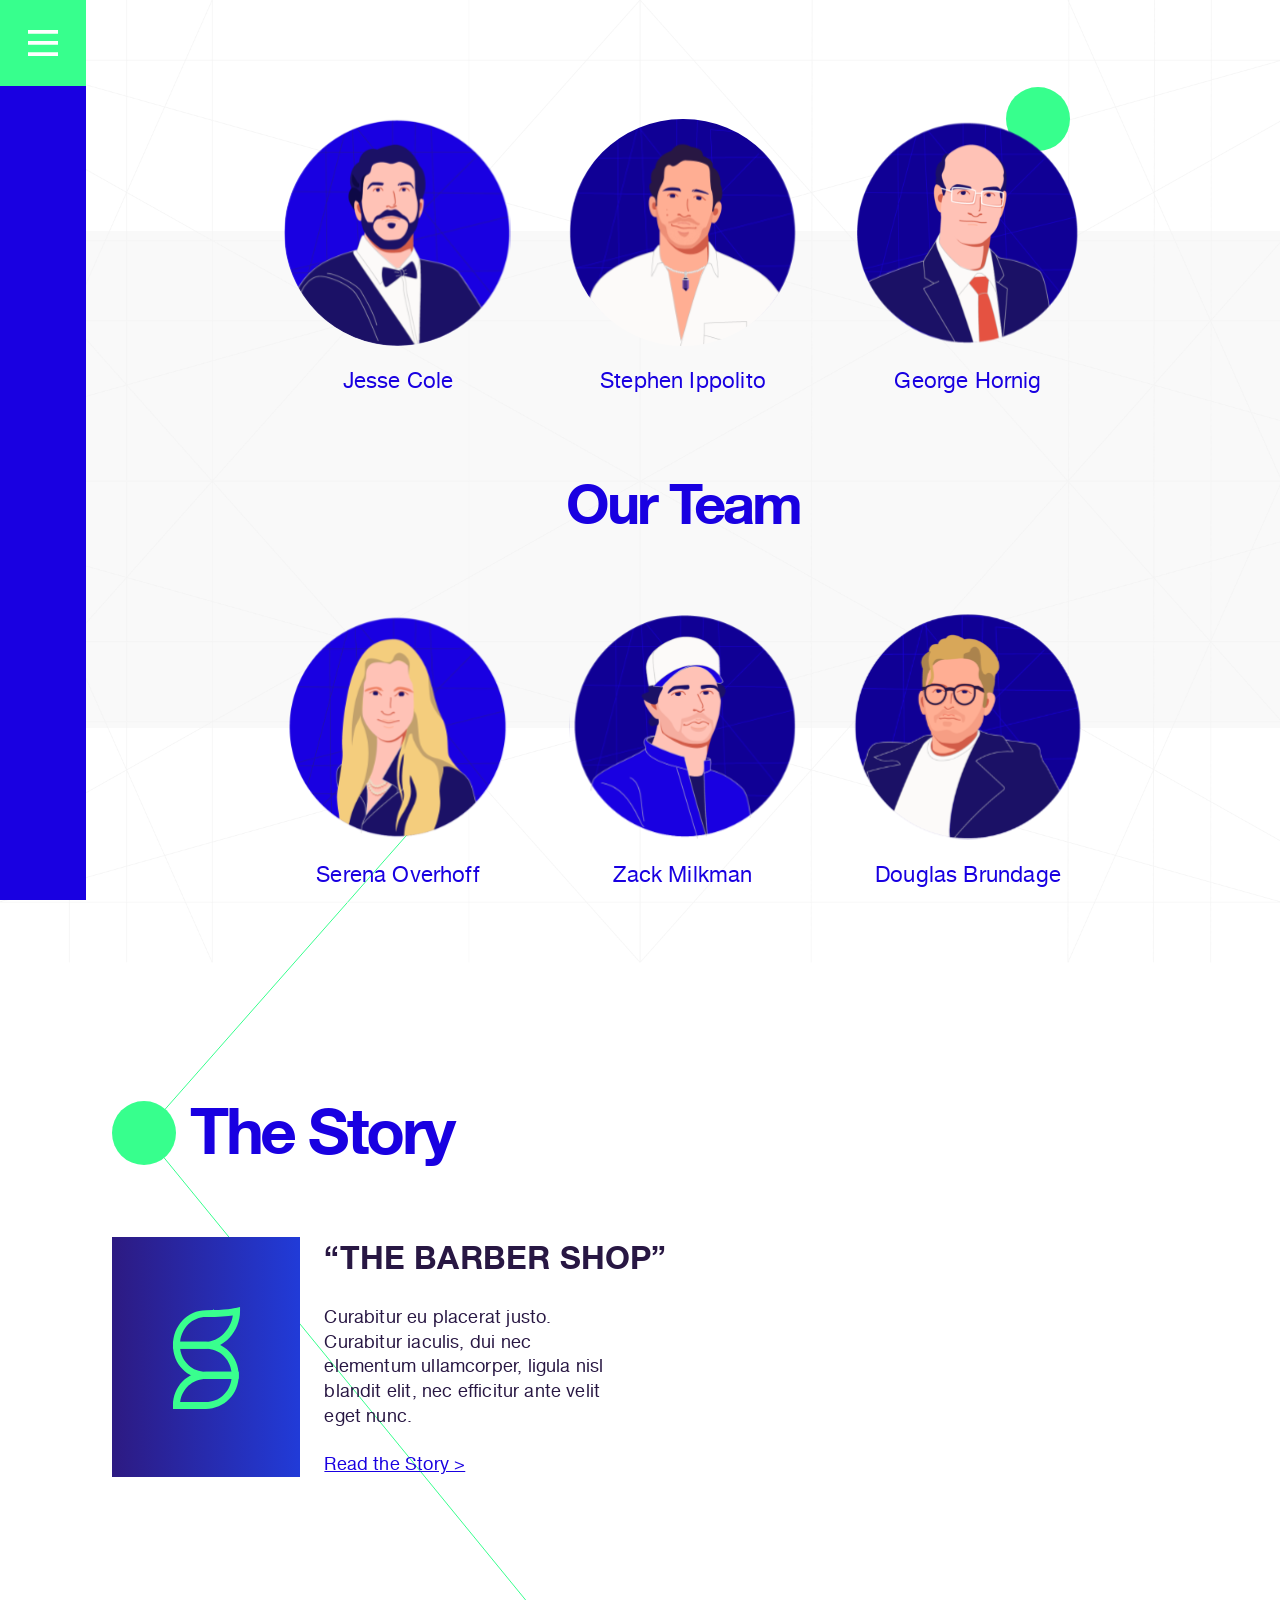
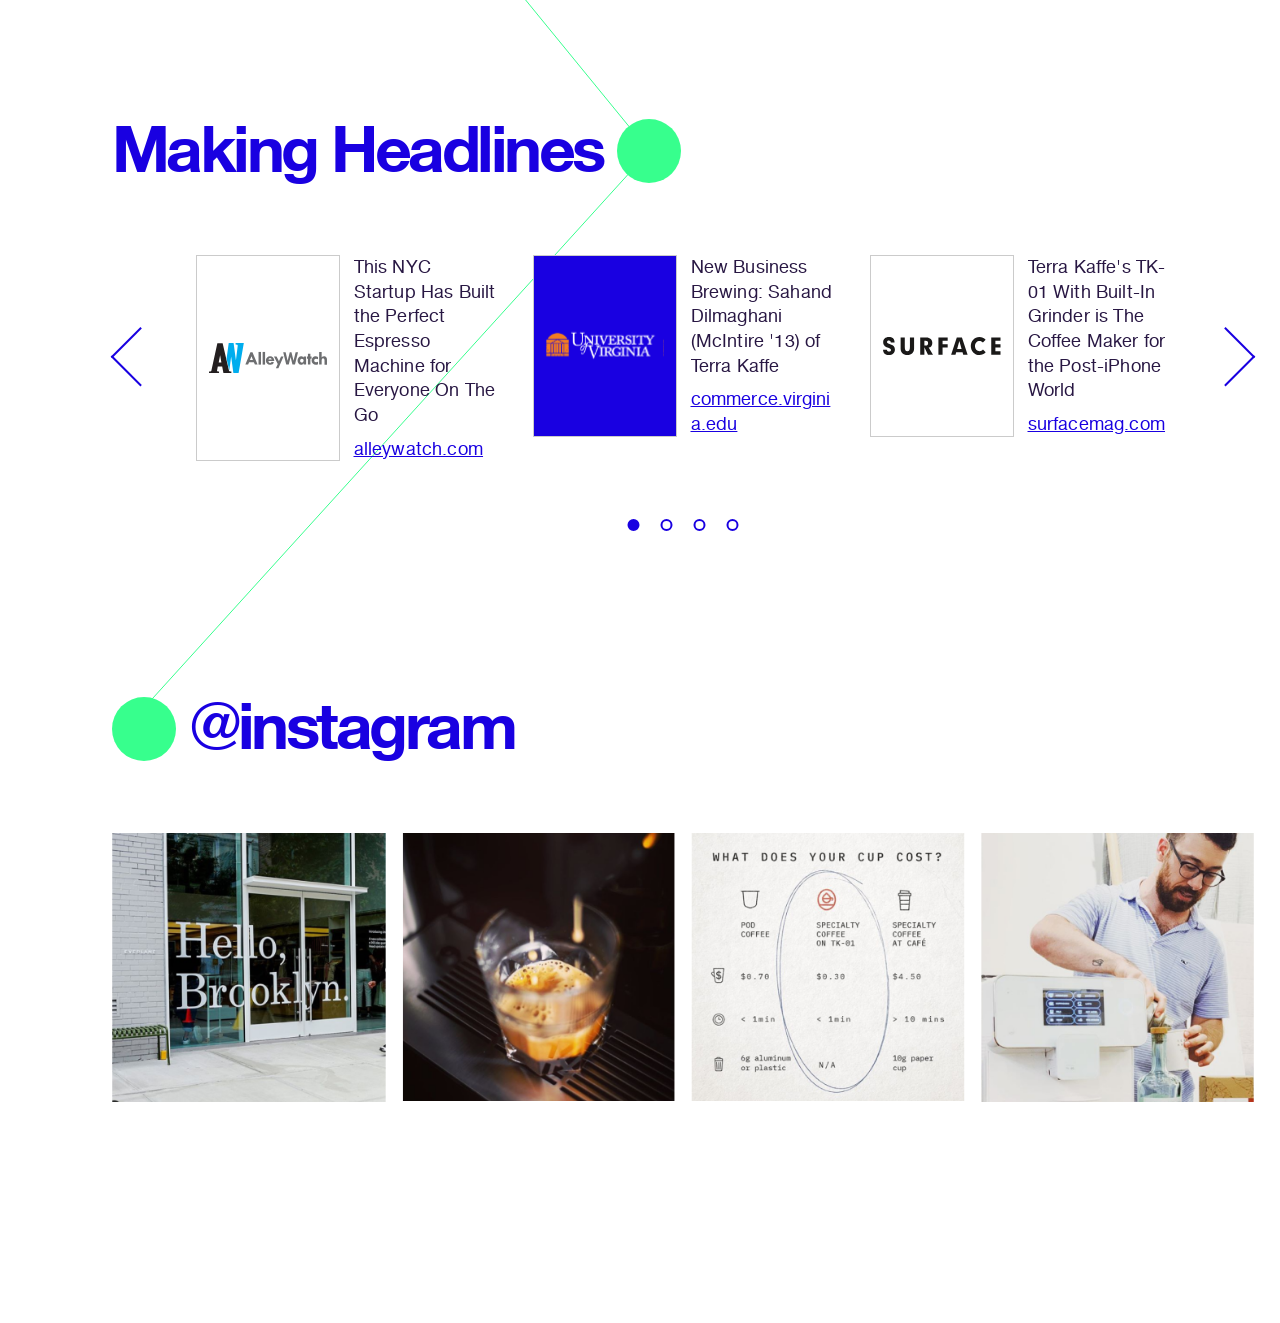
<file: index.html>
<!DOCTYPE html>
<html lang="en">
<head>
    <meta charset="UTF-8">
    <meta name="viewport" content="width=device-width, initial-scale=1.0">
    <meta name="description" content="Place the meta description text here.">
    <meta name="robots" content="index, follow">
    <title>This is the title of the page.</title>
    <link rel="icon" type="image/png" href="assets/img/favicon.ico">
    <link rel="stylesheet" type="text/css" href="assets/css/main.css">
</head>
<body>
    <!-- start left navbar -->
    <nav class="nav-menu">
        <span class="nav-menu-btn svg-coord" id="one"><i class="icon-menu"></i></span>
        <div class="nav-links">

        </div>
    </nav>
    <!-- end left navbar -->

    <main class="bg-grid">
        <!-- start section Our Team -->
        <section class="section-team">
            <span id="two" class="svg-point svg-coord top-right"></span>
            <div class="container">
                <div class="team-area tabs-area">
                    <h1 class="h2 team-heading text-md-center">Our Team</h1>

                    <!-- start member info list -->
                    <ul class="member-info-list mb-9 tabs-section">
                       <li id="member_1" class="info-line tab">
                            <div class="info-left-side">
                                <span class="img-rounded">
                                    <img src="assets/img/team/jesse.svg" alt="Jesse Cole" />
                                </span>
                            </div>
                            <div class="info-left info-mt">
                                <h2 class="h1 mb-4">Jesse Cole</h2>
                                <strong class="fs-xl d-block mb-1">Partner</strong>
                                <a href="mailto:jesse@theseedlab.com?Subject=Hello" class="link fs-lg">jesse@theseedlab.com</a>
                            </div>
                            <div class="info-left">
                                <p class="mt-5">Founder of Veritus,  investment bank focused on the consumer goods and services sector; representative transactions: Alterna, Billabong, Chaser, Del Toro, Fender, Frame Denim, Planet Blue, Roots Canada.</p>
                                <p class="mt-5">Early Investor/Advisor: Bandier, The Beach People.</p>
                            </div>
                       </li>

                       <li id="member_2" class="info-line tab">
                            <div class="info-left-side">
                                <span class="img-rounded">
                                    <img src="assets/img/team/stephen.svg" alt="Stephen Ippolito" />
                                </span>
                            </div>
                            <div class="info-left info-mt">
                                <h2 class="h1 mb-4">Jesse Cole</h2>
                                <strong class="fs-xl d-block mb-1">Partner</strong>
                                <a href="mailto:jesse@theseedlab.com?Subject=Hello" class="link fs-lg">stephen@ippolito.com</a>
                            </div>
                            <div class="info-left">
                                <p class="mt-5">Founder of Veritus,  investment bank focused on the consumer goods and services sector; representative transactions: Alterna, Billabong, Chaser, Del Toro, Fender, Frame Denim, Planet Blue, Roots Canada.</p>
                                <p class="mt-5">Early Investor/Advisor: Bandier, The Beach People.</p>
                            </div>
                       </li>

                       <li id="member_3" class="info-line tab">
                            <div class="info-left-side">
                                <span class="img-rounded">
                                    <img src="assets/img/team/george.svg" alt="George Hornig" />
                                </span>
                            </div>
                            <div class="info-left info-mt">
                                <h2 class="h1 mb-4">George Hornig</h2>
                                <strong class="fs-xl d-block mb-1">Partner</strong>
                                <a href="mailto:jesse@theseedlab.com?Subject=Hello" class="link fs-lg">stephen@ippolito.com</a>
                            </div>
                            <div class="info-left">
                                <p class="mt-5">Founder of Veritus,  investment bank focused on the consumer goods and services sector; representative transactions: Alterna, Billabong, Chaser, Del Toro, Fender, Frame Denim, Planet Blue, Roots Canada.</p>
                                <p class="mt-5">Early Investor/Advisor: Bandier, The Beach People.</p>
                            </div>
                       </li>

                       <li id="member_4" class="info-line tab">
                            <div class="info-left-side">
                                <span class="img-rounded">
                                    <img src="assets/img/team/serena.svg" alt="Serena Overhoff" />
                                </span>
                            </div>
                            <div class="info-left info-mt">
                                <h2 class="h1 mb-4">Serena Overhoff</h2>
                                <strong class="fs-xl d-block mb-1">Partner</strong>
                                <a href="mailto:jesse@theseedlab.com?Subject=Hello" class="link fs-lg">stephen@ippolito.com</a>
                            </div>
                            <div class="info-left">
                                <p class="mt-5">Founder of Veritus,  investment bank focused on the consumer goods and services sector; representative transactions: Alterna, Billabong, Chaser, Del Toro, Fender, Frame Denim, Planet Blue, Roots Canada.</p>
                                <p class="mt-5">Early Investor/Advisor: Bandier, The Beach People.</p>
                            </div>
                       </li>

                       <li id="member_5" class="info-line tab">
                            <div class="info-left-side">
                                <span class="img-rounded">
                                    <img src="assets/img/team/zack.svg" alt="Zack Milkman" />
                                </span>
                            </div>
                            <div class="info-left info-mt">
                                <h2 class="h1 mb-4">Zack Milkman</h2>
                                <strong class="fs-xl d-block mb-1">Partner</strong>
                                <a href="mailto:jesse@theseedlab.com?Subject=Hello" class="link fs-lg">stephen@ippolito.com</a>
                            </div>
                            <div class="info-left">
                                <p class="mt-5">Founder of Veritus,  investment bank focused on the consumer goods and services sector; representative transactions: Alterna, Billabong, Chaser, Del Toro, Fender, Frame Denim, Planet Blue, Roots Canada.</p>
                                <p class="mt-5">Early Investor/Advisor: Bandier, The Beach People.</p>
                            </div>
                       </li>

                       <li id="member_6" class="info-line tab">
                            <div class="info-left-side">
                                <span class="img-rounded">
                                    <img src="assets/img/team/douglas.svg" alt="Douglas Brundage" />
                                </span>
                            </div>
                            <div class="info-left info-mt">
                                <h2 class="h1 mb-4">Douglas Brundage</h2>
                                <strong class="fs-xl d-block mb-1">Partner</strong>
                                <a href="mailto:jesse@theseedlab.com?Subject=Hello" class="link fs-lg">stephen@ippolito.com</a>
                            </div>
                            <div class="info-left">
                                <p class="mt-5">Founder of Veritus,  investment bank focused on the consumer goods and services sector; representative transactions: Alterna, Billabong, Chaser, Del Toro, Fender, Frame Denim, Planet Blue, Roots Canada.</p>
                                <p class="mt-5">Early Investor/Advisor: Bandier, The Beach People.</p>
                            </div>
                       </li>
                    </ul>
                    <!-- end member info list -->

                    <!-- start members list. First line -->
                    <ul class="list-block first-list text-center">
                        <li>
                            <span class="block-link tab-btn" data-tab="#member_1">
                                <span class="img-size">
                                    <span class="img-rounded">
                                        <img src="assets/img/team/jesse.svg" alt="Jesse Cole" />
                                    </span>
                                </span>
                                <strong class="heading-regular">Jesse Cole</strong>
                            </span>
                        </li>
                        <li>
                            <span class="block-link tab-btn" data-tab="#member_2">
                                <span class="img-size">
                                    <span class="img-rounded">
                                        <img src="assets/img/team/stephen.svg" alt="Stephen Ippolito" />
                                    </span>
                                </span>
                                <strong class="heading-regular">Stephen Ippolito</strong>
                            </span>
                        </li>
                        <li>
                            <span class="block-link tab-btn" data-tab="#member_3">
                                <span class="img-size">
                                    <span class="img-rounded">
                                        <img src="assets/img/team/george.svg" alt="George Hornig" />
                                    </span>
                                </span>
                                <strong class="heading-regular">George Hornig</strong>
                            </span>
                        </li>
                    </ul>
                    <!-- end members list. First line -->

                    <!-- start members list. Second line -->
                    <ul class="list-block second-list text-center">
                        <li>
                            <span class="block-link tab-btn" data-tab="#member_4">
                                <span class="img-size">
                                    <span class="img-rounded">
                                        <img src="assets/img/team/serena.svg" alt="Serena Overhoff" />
                                    </span>
                                </span>
                                <strong class="heading-regular">Serena Overhoff</strong>
                            </span>
                        </li>
                        <li>
                            <span class="block-link tab-btn" data-tab="#member_5">
                                <span class="img-size">
                                    <span class="img-rounded">
                                        <img src="assets/img/team/zack.svg" alt="Zack Milkman" />
                                    </span>
                                </span>
                                <strong class="heading-regular">Zack Milkman</strong>
                            </span>
                        </li>
                        <li>
                            <span class="block-link tab-btn" data-tab="#member_6">
                                <span class="img-size">
                                    <span class="img-rounded">
                                        <img src="assets/img/team/douglas.svg" alt="Douglas Brundage" />
                                    </span>
                                </span>
                                <strong class="heading-regular">Douglas Brundage</strong>
                            </span>
                        </li>
                    </ul>
                    <!-- end members list. Second line -->
                </div>
            </div>
        </section>
        <!-- end section Our Team -->

        <!-- start section The Story -->
        <section class="section-story">
            <div class="container">
                <h2 class="h1 mb-lg"><span id="three" class="svg-point svg-coord"></span> <span class="align-middle">The Story</span></h2>
                <ul class="d-md-flex justify-between two-md-cols">
                    <li class="col box-content">
                        <div class="gradient-primary box-img">
                            <img src="assets/img/svg/story.svg" alt="Story Logo" />
                        </div>
                        <div class="box-info">
                            <strong class="fs-xl">“THE BARBER SHOP”</strong>
                            <p class="box-info-text mt-8 mb-8">Curabitur eu placerat justo. Curabitur iaculis, dui nec elementum ullamcorper, ligula nisl blandit elit, nec efficitur ante velit eget nunc. </p>
                            <a href="#" class="link-primary">Read the Story ></a>
                        </div>
                    </li>
                </ul>
            </div>
        </section>
        <!-- end section The Story -->

        <!-- start section Making Headlines -->
        <section class="section-slider">
            <div class="container">
                <h2 class="h1 mb-lg"><span class="align-middle">Making Headlines</span> <span id="four" class="svg-point svg-coord"></span></h2>
                <div class="slick-slider with-arrows">
                    <div>
                        <div class="two-lg-box-cols">
                            <div class="col box-logo">
                                <img src="assets/img/logo/alleywatch.svg" alt="Alley Watch logo"/>
                            </div>
                            <div class="col">
                                <p class="mb-3">This NYC Startup Has Built the Perfect Espresso Machine for Everyone On The Go</p>
                                <a href="#" target="_blank" title="alleywatch.com" class="link-primary">alleywatch.com</a>
                            </div>
                        </div>
                    </div>
                    <div>
                        <div class="two-lg-box-cols">
                            <div class="col box-logo bg-color-primary">
                                <img src="assets/img/logo/uv.svg" alt="University of Virginia logo"/>
                            </div>
                            <div class="col">
                                <p class="mb-3">New Business Brewing: Sahand Dilmaghani (McIntire '13) of Terra Kaffe</p>
                                <a href="#" target="_blank" title="commerce.virginia.edu" class="link-primary">commerce.virginia.edu</a>
                            </div>
                        </div>
                    </div>
                    <div>
                        <div class="two-lg-box-cols">
                            <div class="col box-logo">
                                <img src="assets/img/logo/surface.svg" alt="Alley Watch logo"/>
                            </div>
                            <div class="col">
                                <p class="mb-3">Terra Kaffe's TK-01 With Built-In Grinder is The Coffee Maker for the Post-iPhone World</p>
                                <a href="#" target="_blank" title="alleywatch.com" class="link-primary">surfacemag.com</a>
                            </div>
                        </div>
                    </div>
                    <div>
                        <div class="two-lg-box-cols">
                            <div class="col box-logo">
                                <img src="assets/img/logo/ipsum.svg" alt="Alley Watch logo"/>
                            </div>
                            <div class="col">
                                <p class="mb-3">This NYC Startup Has Built the Perfect Espresso Machine for Everyone On The Go</p>
                                <a href="#" target="_blank" title="alleywatch.com" class="link-primary">alleywatch.com</a>
                            </div>
                        </div>
                    </div>
                </div>
            </div>
        </section>
        <!-- end section Making Headlines -->

        <!-- start section @instagram -->
        <section class="section-instagram pb-xxl">
            <div class="container">
                <h2 class="h1 mb-lg"><span id="five" class="svg-point svg-coord"></span> <span class="align-middle">@instagram</span></h2>
                <ul class="d-flex justify-between four-cols images-full">
                    <li class="col">
                        <a href="#" title="instagram image" class="link-img"><img src="assets/img/instagram/inst-1.png" alt="" /></a>
                    </li>
                    <li class="col">
                        <a href="#" title="instagram image" class="link-img"><img src="assets/img/instagram/inst-2.png" alt="" /></a>
                    </li>
                    <li class="col">
                        <a href="#" title="instagram image" class="link-img"><img src="assets/img/instagram/inst-3.png" alt="" /></a>
                    </li>
                    <li class="col">
                        <a href="#" title="instagram image" class="link-img"><img src="assets/img/instagram/inst-4.png" alt="" /></a>
                    </li>
                </ul>
            </div>
        </section>
        <!-- end section @instagram -->

        <svg class="svg-for-line">
            <line class="svg-line original"/>
        </svg>
    </main>

    <script src="assets/js/jquery.min.js"></script>
    <script src="assets/js/slick.min.js"></script>
    <script src="assets/js/main.js"></script>
</body>
</html>
</file>
<file: assets/css/main.css>
@charset "UTF-8";@font-face{font-family:icomoon;font-style:normal;font-weight:400;src:local("icomoon"),url(../fonts/team_icomoon/team-icomoon.woff) format("woff"),url(../fonts/team_icomoon/team-icomoon.ttf) format("truetype"),url(../fonts/team_icomoon/team-icomoon.eot) format("embedded-opentype")}@font-face{font-family:HelveticaNeueCyr;font-style:normal;font-weight:400;src:local("HelveticaNeueCyr"),url(../fonts/helvetica_neue_cyr/regular/helveticaneuecyr-roman-webfont.woff2) format("woff2"),url(../fonts/helvetica_neue_cyr/regular/helveticaneuecyr-roman-webfont.woff) format("woff"),url(../fonts/helvetica_neue_cyr/regular/helveticaneuecyr-roman-webfont.ttf) format("truetype"),url(../fonts/helvetica_neue_cyr/regular/helveticaneuecyr-roman-webfont.eot) format("embedded-opentype")}@font-face{font-family:HelveticaNeueCyr;font-style:normal;font-weight:700;src:local("HelveticaNeueCyr"),url(../fonts/helvetica_neue_cyr/bold/helveticaneuecyr-bold-webfont.woff2) format("woff2"),url(../fonts/helvetica_neue_cyr/bold/helveticaneuecyr-bold-webfont.woff) format("woff"),url(../fonts/helvetica_neue_cyr/bold/helveticaneuecyr-bold-webfont.ttf) format("truetype"),url(../fonts/helvetica_neue_cyr/bold/helveticaneuecyr-bold-webfont.eot) format("embedded-opentype")}@-webkit-keyframes fadeIn{0%{opacity:0}to{opacity:1}}@keyframes fadeIn{0%{opacity:0}to{opacity:1}}@-webkit-keyframes fadeOut{0%{opacity:0}to{opacity:1}}@keyframes fadeOut{0%{opacity:0}to{opacity:1}}.box-img,.box-logo{display:-webkit-box;display:-ms-flexbox;display:flex;-webkit-box-align:center;-ms-flex-align:center;align-items:center;-webkit-box-pack:center;-ms-flex-pack:center;justify-content:center}.link,.link-primary{text-decoration:underline;-webkit-transition:.3s ease;transition:.3s ease}.link-primary:hover,.link:hover{text-decoration:none;color:#37ff8d}.tabs-area .tab{-webkit-animation-duration:.3s;animation-duration:.3s;-webkit-animation-fill-mode:both;animation-fill-mode:both}abbr,address,article,aside,audio,b,blockquote,body,canvas,caption,cite,code,dd,del,details,dfn,div,dl,dt,em,fieldset,figcaption,figure,footer,form,h1,h2,h3,h4,h5,h6,header,hgroup,html,i,iframe,img,ins,kbd,label,legend,li,mark,menu,nav,object,ol,p,pre,q,samp,section,small,span,strong,sub,summary,sup,table,tbody,td,tfoot,th,thead,time,tr,ul,var,video{margin:0;padding:0;border:0;outline:0;font-size:100%;vertical-align:baseline;background:transparent}article,aside,details,dialog,figcaption,figure,footer,header,hgroup,main,menu,nav,section{display:block}li,ul{list-style:none}blockquote,q{quotes:none}blockquote:after,blockquote:before,q:after,q:before{content:"";content:none}a{text-decoration:none;font-size:100%;color:inherit}table{border-collapse:collapse;border-spacing:0}html{position:relative;min-height:100%;-webkit-box-sizing:border-box;box-sizing:border-box}body{color:#281743;font-size:18px;line-height:1.37;letter-spacing:.01em;font-family:HelveticaNeueCyr,serif;outline:none;word-wrap:break-word;font-weight:400}*,:after,:before{outline:none;-webkit-box-sizing:inherit;box-sizing:inherit}.container{max-width:1467px;padding-left:26px;padding-right:26px;margin-left:auto;margin-right:auto}[class*=" icon-"],[class^=icon-]{font-family:icomoon!important;speak:none;font-style:normal;font-weight:400;font-variant:normal;text-transform:none;line-height:1;-webkit-font-smoothing:antialiased;-moz-osx-font-smoothing:grayscale}.icon-menu:before{content:"\E902"}.slick-slider{-webkit-user-select:none;-moz-user-select:none;-ms-user-select:none;user-select:none;-ms-touch-action:pan-y;touch-action:pan-y;-webkit-tap-highlight-color:transparent}.slick-list,.slick-slider{position:relative;display:block}.slick-list{overflow:hidden;margin:0;padding:0}.slick-list:focus{outline:none}.slick-list.dragging{cursor:pointer;cursor:hand}.slick-slider .slick-list,.slick-slider .slick-track{-webkit-transform:translateZ(0);transform:translateZ(0)}.slick-track{position:relative;left:0;top:0;display:block;margin-left:auto;margin-right:auto}.slick-track:after,.slick-track:before{content:"";display:table}.slick-track:after{clear:both}.slick-loading .slick-track{visibility:hidden}.slick-slide{float:left;height:100%;min-height:1px;display:none}[dir=rtl] .slick-slide{float:right}.slick-slide img{display:block}.slick-slide.slick-loading img{display:none}.slick-slide.dragging img{pointer-events:none}.slick-initialized .slick-slide{display:block}.slick-loading .slick-slide{visibility:hidden}.slick-vertical .slick-slide{display:block;height:auto;border:1px solid transparent}.slick-arrow.slick-hidden{display:none}.nav-menu{z-index:9;width:86px;position:fixed;top:0;bottom:0;left:0}.nav-menu .nav-menu-btn{font-size:30px;color:#fff;width:86px;padding-top:28px;padding-bottom:28px;display:block;cursor:pointer;background-color:#37ff8d;-webkit-transition:.3s ease;transition:.3s ease;text-align:center;position:relative;z-index:1}.nav-menu .nav-menu-btn:hover{background-color:#00d059}.nav-menu .nav-menu-btn i{display:block}.nav-menu~main{padding-left:86px}.nav-menu .nav-links{padding-top:100px;background-color:#1900e1}.bg-grid:before,.nav-menu .nav-links{position:absolute;top:0;right:0;bottom:0;left:0}.bg-grid:before{content:"";z-index:-1;background-image:url(../img/bg/grid.png);background-size:100%;background-repeat:no-repeat;background-position:top}.section-team{padding-top:95px;padding-bottom:95px;position:relative}.section-team .container{z-index:1;position:relative}.section-team:before{content:"";z-index:-2;background-color:#f9f9f9;position:absolute;top:231px;right:0;bottom:281px;left:0}.section-story{padding-top:79px;padding-bottom:79px}.section-slider{padding-top:126px;padding-bottom:126px}.section-instagram{padding-top:26px;padding-bottom:26px}.block-link{cursor:pointer}.block-link:hover .heading-regular{color:#37ff8d}.block-link:hover .img-rounded{opacity:.9}.block-link .img-rounded{margin-bottom:20px}.block-link .heading-regular,.block-link .img-rounded{-webkit-transition:.3s ease;transition:.3s ease}.img-rounded{border-radius:50%;overflow:hidden;position:relative;width:100%;padding-top:100%;display:block}.img-rounded img{max-width:100%;-webkit-transform:translate(-50%,-50%);transform:translate(-50%,-50%);min-width:100%;min-height:100%;position:absolute;top:50%;left:50%}.img-size{margin-left:auto;margin-right:auto;width:81.5%;display:block}.team-area{display:-webkit-box;display:-ms-flexbox;display:flex;-ms-flex-wrap:wrap;flex-wrap:wrap;-webkit-box-orient:horizontal;-webkit-box-direction:normal;-ms-flex-direction:row;flex-direction:row}.team-area .team-heading{-webkit-box-ordinal-group:3;-ms-flex-order:2;order:2;width:100%;margin-top:56px;margin-bottom:56px}.team-area .first-list{-webkit-box-ordinal-group:2;-ms-flex-order:1;order:1;width:100%}.team-area .second-list{-webkit-box-ordinal-group:4;-ms-flex-order:3;order:3;width:100%}.team-area.tab-selected .team-heading{display:none}.team-area.tab-selected .list-block{-webkit-box-pack:unset;-ms-flex-pack:unset;justify-content:unset;width:50%}.team-area.tab-selected .img-size{width:79.5%}.team-area .tab-btn.active .heading-regular{color:#37ff8d}.info-line:after{content:" ";clear:both;display:block}.info-line .info-left-side{float:left;width:53%;max-width:545px;padding-right:81px}.info-line .info-left{float:left;width:47%;max-width:448px}.info-line .info-mt{margin-top:72px}.member-info-list{width:100%}.m-1{margin:3px}.mt-1{margin-top:3px}.mr-1{margin-right:3px}.mb-1{margin-bottom:3px}.ml-1{margin-left:3px}.p-1{padding:3px}.pt-1{padding-top:3px}.pr-1{padding-right:3px}.pb-1{padding-bottom:3px}.pl-1{padding-left:3px}.m-2{margin:6px}.mt-2{margin-top:6px}.mr-2{margin-right:6px}.mb-2{margin-bottom:6px}.ml-2{margin-left:6px}.p-2{padding:6px}.pt-2{padding-top:6px}.pr-2{padding-right:6px}.pb-2{padding-bottom:6px}.pl-2{padding-left:6px}.m-3{margin:9px}.mt-3{margin-top:9px}.mr-3{margin-right:9px}.mb-3{margin-bottom:9px}.ml-3{margin-left:9px}.p-3{padding:9px}.pt-3{padding-top:9px}.pr-3{padding-right:9px}.pb-3{padding-bottom:9px}.pl-3{padding-left:9px}.m-4{margin:12px}.mt-4{margin-top:12px}.mr-4{margin-right:12px}.mb-4{margin-bottom:12px}.ml-4{margin-left:12px}.p-4{padding:12px}.pt-4{padding-top:12px}.pr-4{padding-right:12px}.pb-4{padding-bottom:12px}.pl-4{padding-left:12px}.m-5{margin:15px}.mt-5{margin-top:15px}.mr-5{margin-right:15px}.mb-5{margin-bottom:15px}.ml-5{margin-left:15px}.p-5{padding:15px}.pt-5{padding-top:15px}.pr-5{padding-right:15px}.pb-5{padding-bottom:15px}.pl-5{padding-left:15px}.m-6{margin:18px}.mt-6{margin-top:18px}.mr-6{margin-right:18px}.mb-6{margin-bottom:18px}.ml-6{margin-left:18px}.p-6{padding:18px}.pt-6{padding-top:18px}.pr-6{padding-right:18px}.pb-6{padding-bottom:18px}.pl-6{padding-left:18px}.m-7{margin:21px}.mt-7{margin-top:21px}.mr-7{margin-right:21px}.mb-7{margin-bottom:21px}.ml-7{margin-left:21px}.p-7{padding:21px}.pt-7{padding-top:21px}.pr-7{padding-right:21px}.pb-7{padding-bottom:21px}.pl-7{padding-left:21px}.m-8{margin:24px}.mt-8{margin-top:24px}.mr-8{margin-right:24px}.mb-8{margin-bottom:24px}.ml-8{margin-left:24px}.p-8{padding:24px}.pt-8{padding-top:24px}.pr-8{padding-right:24px}.pb-8{padding-bottom:24px}.pl-8{padding-left:24px}.m-9{margin:27px}.mt-9{margin-top:27px}.mr-9{margin-right:27px}.mb-9{margin-bottom:27px}.ml-9{margin-left:27px}.p-9{padding:27px}.pt-9{padding-top:27px}.pr-9{padding-right:27px}.pb-9{padding-bottom:27px}.pl-9{padding-left:27px}.m-10{margin:30px}.mt-10{margin-top:30px}.mr-10{margin-right:30px}.mb-10{margin-bottom:30px}.ml-10{margin-left:30px}.p-10{padding:30px}.pt-10{padding-top:30px}.pr-10{padding-right:30px}.pb-10{padding-bottom:30px}.pl-10{padding-left:30px}.m-11{margin:33px}.mt-11{margin-top:33px}.mr-11{margin-right:33px}.mb-11{margin-bottom:33px}.ml-11{margin-left:33px}.p-11{padding:33px}.pt-11{padding-top:33px}.pr-11{padding-right:33px}.pb-11{padding-bottom:33px}.pl-11{padding-left:33px}.m-12{margin:36px}.mt-12{margin-top:36px}.mr-12{margin-right:36px}.mb-12{margin-bottom:36px}.ml-12{margin-left:36px}.p-12{padding:36px}.pt-12{padding-top:36px}.pr-12{padding-right:36px}.pb-12{padding-bottom:36px}.pl-12{padding-left:36px}.m-lg{margin:72px}.mt-lg{margin-top:72px}.mr-lg{margin-right:72px}.mb-lg{margin-bottom:72px}.ml-lg{margin-left:72px}.p-lg{padding:72px}.pt-lg{padding-top:72px}.pr-lg{padding-right:72px}.pb-lg{padding-bottom:72px}.pl-lg{padding-left:72px}.m-xxl{margin:197px}.mt-xxl{margin-top:197px}.mr-xxl{margin-right:197px}.mb-xxl{margin-bottom:197px}.ml-xxl{margin-left:197px}.p-xxl{padding:197px}.pt-xxl{padding-top:197px}.pr-xxl{padding-right:197px}.pb-xxl{padding-bottom:197px}.pl-xxl{padding-left:197px}.text-left{text-align:left}.text-right{text-align:right}.text-center{text-align:center}.text-justify{text-align:justify}@media (min-width:360px){.text-xxs-left{text-align:left}.text-xxs-right{text-align:right}.text-xxs-center{text-align:center}.text-xxs-justify{text-align:justify}}@media (min-width:480px){.text-xs-left{text-align:left}.text-xs-right{text-align:right}.text-xs-center{text-align:center}.text-xs-justify{text-align:justify}}@media (min-width:768px){.text-sm-left{text-align:left}.text-sm-right{text-align:right}.text-sm-center{text-align:center}.text-sm-justify{text-align:justify}}@media (min-width:1024px){.text-md-left{text-align:left}.text-md-right{text-align:right}.text-md-center{text-align:center}.text-md-justify{text-align:justify}}@media (min-width:1280px){.text-lg-left{text-align:left}.text-lg-right{text-align:right}.text-lg-center{text-align:center}.text-lg-justify{text-align:justify}}.h3,h3{font-size:1.778em}.h2,.h3,h2,h3{font-weight:700}.h2,h2{font-size:3.111em}.h1,h1{font-size:3.556em;font-weight:700}.h1,.h2,h1,h2{color:#1900e1;line-height:1;letter-spacing:-.055em}.fs-base{font-size:18px}.fs-md{font-size:1em}.fs-lg{font-size:1.222em}.fs-xl{font-size:1.778em}.fw-regular{font-weight:400}.fw-bold{font-weight:700}.heading-regular{font-size:1.222em;color:#1900e1;font-weight:400}.svg-for-line{width:100%;height:100%;z-index:-3;position:absolute;top:0;left:0}.svg-line{stroke-width:1px;stroke:#37ff8d}.svg-point{display:inline-block;vertical-align:middle;width:64px;height:64px;background-color:#37ff8d;border-radius:50%}.svg-point.top-right{position:absolute;top:87px;right:210px}.list-block{display:-webkit-box;display:-ms-flexbox;display:flex;-webkit-box-pack:center;-ms-flex-pack:center;justify-content:center;-ms-flex-wrap:wrap;flex-wrap:wrap}.list-block>li{width:33.33%;max-width:285px;padding-left:3px;padding-right:3px;margin-top:24px;margin-bottom:24px}.d-block{display:block}.d-none,.hidden{display:none}.d-inline-block{display:inline-block}.d-flex{display:-webkit-box;display:-ms-flexbox;display:flex}@media (min-width:360px){.d-xxs-block{display:block}.d-xxs-none{display:none}.d-xxs-inline-block{display:inline-block}.d-xxs-flex{display:-webkit-box;display:-ms-flexbox;display:flex}}@media (min-width:480px){.d-xs-block{display:block}.d-xs-none{display:none}.d-xs-inline-block{display:inline-block}.d-xs-flex{display:-webkit-box;display:-ms-flexbox;display:flex}}@media (min-width:768px){.d-sm-block{display:block}.d-sm-none{display:none}.d-sm-inline-block{display:inline-block}.d-sm-flex{display:-webkit-box;display:-ms-flexbox;display:flex}}@media (min-width:1024px){.d-md-block{display:block}.d-md-none{display:none}.d-md-inline-block{display:inline-block}.d-md-flex{display:-webkit-box;display:-ms-flexbox;display:flex}}@media (min-width:1280px){.d-lg-block{display:block}.d-lg-none{display:none}.d-lg-inline-block{display:inline-block}.d-lg-flex{display:-webkit-box;display:-ms-flexbox;display:flex}}.items-end{-webkit-box-align:end;-ms-flex-align:end;align-items:flex-end}.items-center{-webkit-box-align:center;-ms-flex-align:center;align-items:center}.justify-start{-webkit-box-pack:start;-ms-flex-pack:start;justify-content:flex-start}.justify-end{-webkit-box-pack:end;-ms-flex-pack:end;justify-content:flex-end}.justify-center{-webkit-box-pack:center;-ms-flex-pack:center;justify-content:center}.justify-between{-webkit-box-pack:justify;-ms-flex-pack:justify;justify-content:space-between}.justify-around{-ms-flex-pack:distribute;justify-content:space-around}.flex-wrap{-ms-flex-wrap:wrap;flex-wrap:wrap}@media (min-width:360px){.justify-xxs-between{-webkit-box-pack:justify;-ms-flex-pack:justify;justify-content:space-between}}@media (min-width:360px){.justify-xxs-left{-webkit-box-pack:left;-ms-flex-pack:left;justify-content:left}}@media (min-width:480px){.justify-xs-between{-webkit-box-pack:justify;-ms-flex-pack:justify;justify-content:space-between}}@media (min-width:480px){.justify-xs-left{-webkit-box-pack:left;-ms-flex-pack:left;justify-content:left}}@media (min-width:768px){.justify-sm-between{-webkit-box-pack:justify;-ms-flex-pack:justify;justify-content:space-between}}@media (min-width:768px){.justify-sm-left{-webkit-box-pack:left;-ms-flex-pack:left;justify-content:left}}@media (min-width:1024px){.justify-md-between{-webkit-box-pack:justify;-ms-flex-pack:justify;justify-content:space-between}}@media (min-width:1024px){.justify-md-left{-webkit-box-pack:left;-ms-flex-pack:left;justify-content:left}}@media (min-width:1280px){.justify-lg-between{-webkit-box-pack:justify;-ms-flex-pack:justify;justify-content:space-between}}@media (min-width:1280px){.justify-lg-left{-webkit-box-pack:left;-ms-flex-pack:left;justify-content:left}}.tabs-section{display:none}.tabs-area.tab-selected .tabs-section{display:block}.tabs-area .tab{display:none;opacity:0;-webkit-animation-name:fadeOut;animation-name:fadeOut}.tabs-area .tab.active{opacity:1;display:block;-webkit-animation-name:fadeIn;animation-name:fadeIn}.four-cols{-ms-flex-wrap:wrap;flex-wrap:wrap}.four-cols>.col{width:calc(50% - 12px);margin-bottom:24px}@media (min-width:768px){.four-cols>.col{width:calc(25% - 12px)}}.two-md-cols>.col{margin-bottom:24px}@media (min-width:1024px){.two-md-cols{-ms-flex-wrap:wrap;flex-wrap:wrap}.two-md-cols>.col{width:calc(50% - 12px)}}.two-lg-box-cols>.col{margin-bottom:24px}@media (min-width:1280px){.two-lg-box-cols{-ms-flex-wrap:wrap;flex-wrap:wrap;display:-webkit-box;display:-ms-flexbox;display:flex;-webkit-box-pack:justify;-ms-flex-pack:justify;justify-content:space-between}.two-lg-box-cols>.col{width:calc(50% - 7px);margin-bottom:0}}.box-img,.box-logo{padding:12px}.box-img img,.box-logo img{max-width:100%}.box-logo{max-width:171px;min-height:170px;border:1px solid #cbcbcb}.box-content{display:-webkit-box;display:-ms-flexbox;display:flex}.box-content .box-img,.box-content .box-logo{width:33.7%}.box-content .box-info{width:66.3%;padding-left:24px}.box-content .box-info-text{max-width:301px}.gradient-primary{background:-webkit-gradient(linear,right top,left top,from(#213bd8),to(#2d1a82));background:linear-gradient(270deg,#213bd8,#2d1a82)}.with-arrows{position:relative;padding-left:66px;padding-right:66px}.slick-arrow{cursor:pointer;width:42px;height:42px;-webkit-transition:.3s ease;transition:.3s ease;position:absolute;top:50%}.slick-arrow:hover{border-color:#37ff8d}.slick-next{right:0;-webkit-transform:rotate(-45deg) translate(25%,-50%);transform:rotate(-45deg) translate(25%,-50%);border-bottom:2px solid #1900e1;border-right:2px solid #1900e1}.slick-prev{left:0;-webkit-transform:rotate(-45deg) translate(50%,-25%);transform:rotate(-45deg) translate(50%,-25%);border-top:2px solid #1900e1;border-left:2px solid #1900e1}.slick-dotted{position:relative;margin-bottom:70px}.slick-dotted .slick-dots{display:-webkit-box;display:-ms-flexbox;display:flex;-webkit-transform:translateX(-50%);transform:translateX(-50%);position:absolute;bottom:-70px;left:50%}.slick-dotted .slick-dots>li+li{margin-left:21px}.slick-dotted .slick-dots>li button{height:12px;width:12px;padding:0;border-radius:50%;border:2px solid #1900e1;background-color:transparent;line-height:0;font-size:0;text-indent:100%;cursor:pointer;-webkit-transition:.3s ease;transition:.3s ease}.slick-dotted .slick-dots>li.slick-active button{background-color:#1900e1}.slick-slide{padding-left:18px;padding-right:18px}.slick-slider:not(.slick-initialized){display:-webkit-box;display:-ms-flexbox;display:flex}.color-primary{color:#1900e1}.bg-color-primary{background-color:#1900e1}.color-highlight{color:#37ff8d}.bg-color-highlight{background-color:#37ff8d}.color-text{color:#281743}.bg-color-text{background-color:#281743}.color-warning{color:#e44c23}.bg-color-warning{background-color:#e44c23}.color-gray{color:#cbcbcb}.bg-color-gray{background-color:#cbcbcb}.link-primary{color:#1900e1}.link-img img{-webkit-transition:.3s ease;transition:.3s ease}.link-img:hover img{opacity:.7}.align-middle{vertical-align:middle}.images-full img{display:block;width:100%}@media (max-width:1023px){body{font-size:15px;letter-spacing:unset}}@media (min-width:1024px){.svg-line.onetwo{display:none}}@media (max-width:1023px){.svg-point{width:34px;height:34px}.svg-point.top-right{right:0;top:105px}}@media (max-width:1023px){.heading-regular{font-size:1.01833em}.h3,h3{font-size:1.34189em}.h2,h2{font-size:2.34792em}.h1,h1{font-size:2.68377em}.fs-lg{font-size:1.01833em}.fs-xl{font-size:1.34189em}}@media (max-width:1023px){.with-arrows{padding-left:0;padding-right:0;padding-bottom:50px}.slick-dotted{margin-bottom:0;padding-bottom:50px}.slick-dotted .slick-dots{bottom:12px}.slick-arrow{top:auto;bottom:0;width:17px;height:17px}.slick-slide{padding-left:9px;padding-right:9px}}@media (max-width:1023px){.pb-lg{padding-bottom:50px}.mb-lg{margin-bottom:50px}.pb-xxl{padding-bottom:64px}.mb-xxl{margin-bottom:64px}}@media (max-width:1023px){.nav-menu{width:auto;position:absolute;bottom:auto}.nav-menu .nav-menu-btn{width:60px;padding-top:15px;padding-bottom:15px}.nav-menu .nav-links{display:none}.nav-menu~main{padding-left:0}.team-area{display:block}}@media (max-width:1023px){.section-team:before{content:none;display:none}.team-area .team-heading{margin-top:0}.team-area .team-heading.h2{font-size:3.7332em}.team-area.tab-selected .list-block{width:100%}.img-size,.team-area.tab-selected .img-size{width:89%}.info-line .info-left-side{padding-right:21px}.info-line .info-left~.info-left{width:100%;max-width:100%}.info-line .info-mt{margin-top:15px}.section-slider{padding-top:0;padding-bottom:91px}}
</file>
